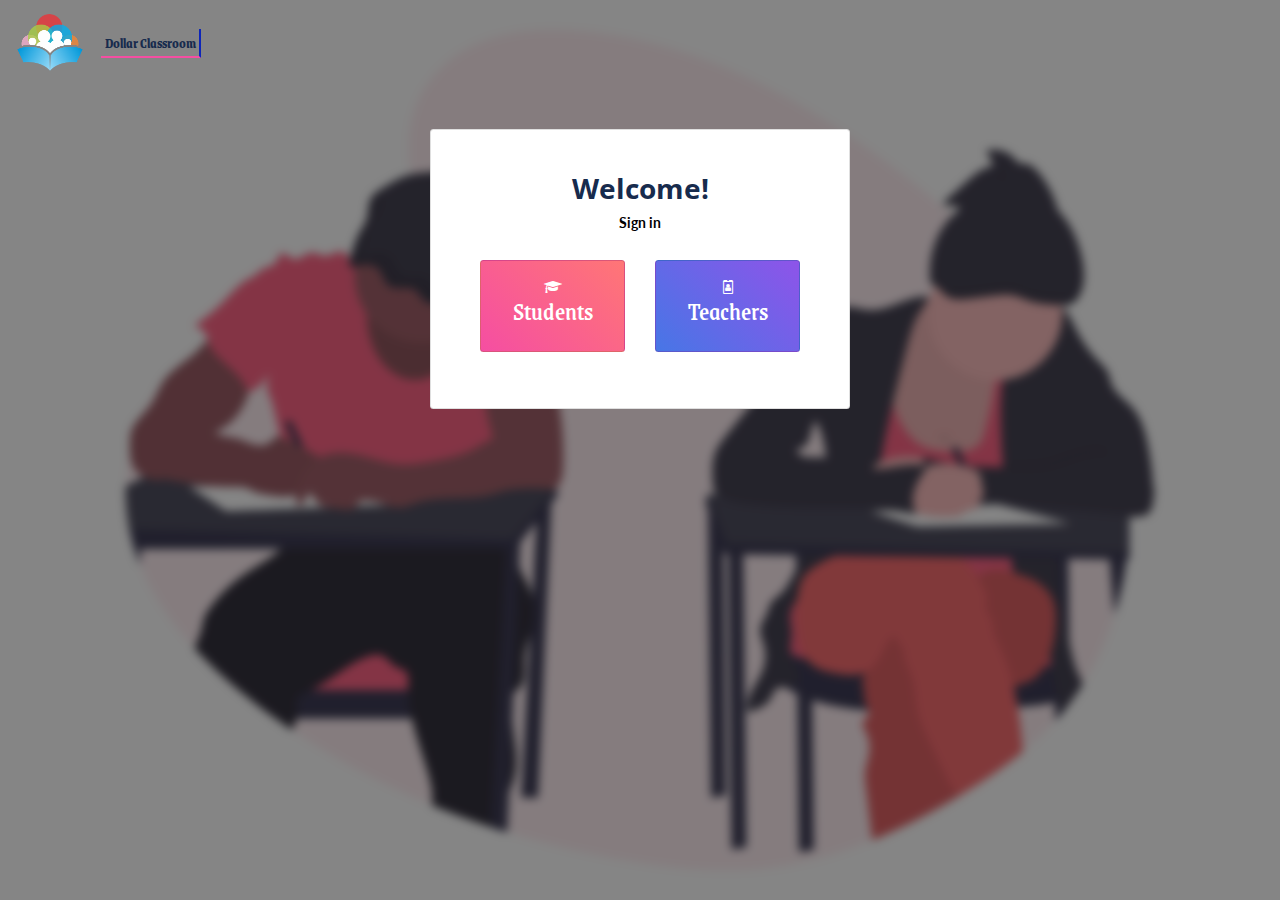
<file: index.html>
<!DOCTYPE html>
<html lang="en">
<head>
    <title>Students Login</title>
    <!-- Required meta tags -->
    <meta charset="UTF-8">
    <meta name="viewport" content="width=device-width, initial-scale=1.0">
    <meta http-equiv="X-UA-Compatible" content="ie=edge">
    <!-- Bootstrap CSS -->
    <link rel="stylesheet" href="https://stackpath.bootstrapcdn.com/bootstrap/4.3.1/css/bootstrap.min.css" integrity="sha384-ggOyR0iXCbMQv3Xipma34MD+dH/1fQ784/j6cY/iJTQUOhcWr7x9JvoRxT2MZw1T" crossorigin="anonymous">
    <!-- CSS -->
    <link rel="stylesheet" type="text/css" href="assets/css/styles.css">
    <!-- FontAwesome 4 -->
    <link rel="stylesheet" href="https://maxcdn.bootstrapcdn.com/font-awesome/4.7.0/css/font-awesome.min.css">
    <!-- Google Font -->
    <link href="https://fonts.googleapis.com/css?family=Abel|Abril+Fatface|Acme|Amatic+SC|Anton|Archivo+Narrow|Arimo|Arvo|Asap|Assistant|Barlow|Bitter|Bree+Serif|Cabin|Cairo|Catamaran|Cinzel|Coda|Coda+Caption:800|Comfortaa|Crete+Round|Crimson+Text|Dancing+Script|Domine|Dosis|EB+Garamond|Encode+Sans+Condensed|Exo|Exo+2|Fahkwang|Fira+Sans|Fira+Sans+Condensed|Fjalla+One|Francois+One|Grenze|Gloria+Hallelujah|Heebo|Hind|Hind+Madurai|Hind+Siliguri|Inconsolata|Indie+Flower|Jacques+Francois|Josefin+Sans|Kanit|Karla|Kdam+Thmor|Lato|Libre+Baskerville|Libre+Franklin|Lobster|Lora|Major+Mono+Display|Maven+Pro|Merriweather|Merriweather+Sans|Montserrat|Mukta|Muli|Nanum+Gothic|Noto+Sans|Noto+Sans+JP|Noto+Sans+KR|Noto+Sans+TC|Noto+Serif|Noto+Serif+SC|Nunito|Nunito+Sans|Open+Sans|Open+Sans+Condensed:300|Oswald|Oxygen|PT+Sans|PT+Sans+Caption|PT+Sans+Narrow|PT+Serif|Pacifico|Play|Playfair+Display|Poppins|Questrial|Quicksand|Rajdhani:Bold|Raleway|Righteous|Roboto|Roboto+Condensed|Roboto+Mono|Roboto+Slab|Rubik|Saira+Extra+Condensed|Sarabun|Shadows+Into+Light|Signika|Slabo+27px|Source+Code+Pro|Source+Sans+Pro|Source+Serif+Pro|Staatliches|Teko|Titillium+Web|Ubuntu|Ubuntu+Condensed|Varela+Round|Vollkorn|Work+Sans|Yanone+Kaffeesatz|ZCOOL+KuaiLe" rel="stylesheet">
	
</head>
<body>
<section>
	
	<div class="bg-img"></div>
	<div class="bg-cover"></div>
	<div class="container-fluid">
		<div class="row">
			<div>
				<img src="assets/images/logo.png" alt="Logo" style="width: 20%">
				<span class="brand-text p-1">Dollar Classroom</span>
			</div>
		</div>
		<div class="card p-5 mx-auto my-5" style="width: 30rem">
			<div class="well text-center">
				<h1>Welcome!</h1>
				<p class="text-black">Sign in</p>
			</div>
			<div class="my-2 p-2">
				<div class="card-deck">
					<div class="card text-white bg-bloody">
						<div class="card-body text-center">
							<div><i class="fa fa-graduation-cap"></i></div>
							<a href="students/"><h3 class="text-white fancy-text">Students</h3></a>
						</div>
					</div>
					<div class="card text-white bg-violet">
						<div class="card-body text-center">
							<div><i class="fa fa-id-badge"></i></div>
							<a href="teachers/"><h3 class="text-white fancy-text">Teachers</h3></a>
						</div>
					</div>
				</div>
			</div>
		</div>
	</div>
</section>
<!-- Optional JavaScript -->
<!-- jQuery first, then Popper.js, then Bootstrap JS -->
<script src="https://code.jquery.com/jquery-3.3.1.slim.min.js" integrity="sha384-q8i/X+965DzO0rT7abK41JStQIAqVgRVzpbzo5smXKp4YfRvH+8abtTE1Pi6jizo" crossorigin="anonymous"></script>
<script src="https://cdnjs.cloudflare.com/ajax/libs/popper.js/1.14.7/umd/popper.min.js" integrity="sha384-UO2eT0CpHqdSJQ6hJty5KVphtPhzWj9WO1clHTMGa3JDZwrnQq4sF86dIHNDz0W1" crossorigin="anonymous"></script>
<script src="https://stackpath.bootstrapcdn.com/bootstrap/4.3.1/js/bootstrap.min.js" integrity="sha384-JjSmVgyd0p3pXB1rRibZUAYoIIy6OrQ6VrjIEaFf/nJGzIxFDsf4x0xIM+B07jRM" crossorigin="anonymous"></script>

    
</body>
</html>
</file>
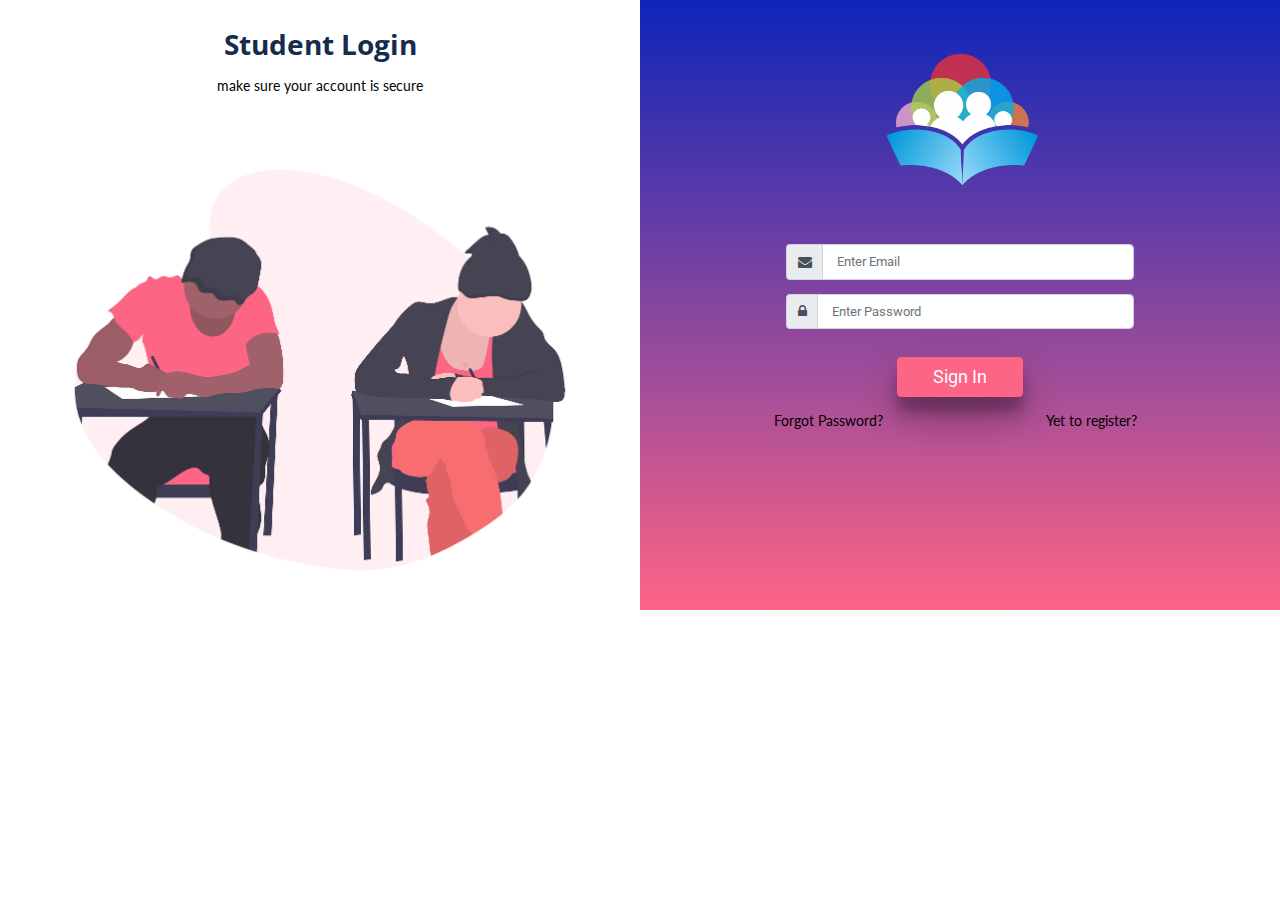
<file: students/index.html>
<!DOCTYPE html>
<html lang="en">
<head>
    <title>Students Login</title>
    <!-- Required meta tags -->
    <meta charset="UTF-8">
    <meta name="viewport" content="width=device-width, initial-scale=1.0">
    <meta http-equiv="X-UA-Compatible" content="ie=edge">
    <!-- Bootstrap CSS -->
    <link rel="stylesheet" href="https://stackpath.bootstrapcdn.com/bootstrap/4.3.1/css/bootstrap.min.css" integrity="sha384-ggOyR0iXCbMQv3Xipma34MD+dH/1fQ784/j6cY/iJTQUOhcWr7x9JvoRxT2MZw1T" crossorigin="anonymous">
    <!-- CSS -->
    <link rel="stylesheet" type="text/css" href="../assets/css/styles.css">   
    <!-- <link rel="stylesheet" href="../assets/css/login.css">  -->
    <!-- FontAwesome 4 -->
    <link rel="stylesheet" href="https://maxcdn.bootstrapcdn.com/font-awesome/4.7.0/css/font-awesome.min.css">
    <!-- Google Font -->
    <link href="https://fonts.googleapis.com/css?family=Abel|Abril+Fatface|Acme|Amatic+SC|Anton|Archivo+Narrow|Arimo|Arvo|Asap|Assistant|Barlow|Bitter|Bree+Serif|Cabin|Cairo|Catamaran|Cinzel|Coda|Coda+Caption:800|Comfortaa|Crete+Round|Crimson+Text|Dancing+Script|Domine|Dosis|EB+Garamond|Encode+Sans+Condensed|Exo|Exo+2|Fahkwang|Fira+Sans|Fira+Sans+Condensed|Fjalla+One|Francois+One|Gloria+Hallelujah|Heebo|Hind|Hind+Madurai|Hind+Siliguri|Inconsolata|Indie+Flower|Jacques+Francois|Josefin+Sans|Kanit|Karla|Kdam+Thmor|Lato|Libre+Baskerville|Libre+Franklin|Lobster|Lora|Major+Mono+Display|Maven+Pro|Merriweather|Merriweather+Sans|Montserrat|Mukta|Muli|Nanum+Gothic|Noto+Sans|Noto+Sans+JP|Noto+Sans+KR|Noto+Sans+TC|Noto+Serif|Noto+Serif+SC|Nunito|Nunito+Sans|Open+Sans|Open+Sans+Condensed:300|Oswald|Oxygen|PT+Sans|PT+Sans+Caption|PT+Sans+Narrow|PT+Serif|Pacifico|Play|Playfair+Display|Poppins|Questrial|Quicksand|Rajdhani:Bold|Raleway|Righteous|Roboto|Roboto+Condensed|Roboto+Mono|Roboto+Slab|Rubik|Saira+Extra+Condensed|Sarabun|Shadows+Into+Light|Signika|Slabo+27px|Source+Code+Pro|Source+Sans+Pro|Source+Serif+Pro|Staatliches|Teko|Titillium+Web|Ubuntu|Ubuntu+Condensed|Varela+Round|Vollkorn|Work+Sans|Yanone+Kaffeesatz|ZCOOL+KuaiLe" rel="stylesheet">
	
</head>
<body>
<section>
    <div>
        <div class="d-flex">
            <div class="col-12 col-md-6">
                <div class="text-center">
                    <div class="container p-4">
                        <h1 class="p-2">Student Login</h1>
                        <p class="text">make sure your account is secure</p>
                    </div>
                    <img src="../assets/images/exams.png" style="width: 100%;">
                </div>
            </div>
            <div class="col-12 col-md-6 w-50 bg-color">
                <div class="text-center">
                    <div class="container p-4">
                        <div class="card-img-top">
                            <img src="../assets/images/logo.png" style="width: 40%">
                        </div>
                        <form action="" class="p-4">
                            <div class="form-group form-row justify-content-center align-items-center">
                                <div class="input-group pb-3 col-8">
                                    <div class="input-group-prepend">
                                        <span class="input-group-text" id="basic-addon1">
                                            <i class="fa fa-envelope" aria-hidden="true"></i>
                                        </span>
                                    </div>
                                    <input type="Email" name="mail" id="email" class="form-control form-control-lg" 
                                    placeholder="Enter Email" aria-label="Username" aria-describedby="basic-addon1">
                                </div>
                                <div class="input-group pb-3 col-8">
                                    <div class="input-group-prepend">
                                        <span class="input-group-text" id="basic-addon1">
                                            <i class="fa fa-lock" aria-hidden="true"></i>
                                        </span>
                                    </div>
                                    <input type="Password" name="pass" id="password" class="form-control form-control-lg" 
                                    placeholder="Enter Password" aria-label="Password" aria-describedby="basic-addon1">
                                </div>
                            </div>
                            
                            <button class="btn btn-lg btn-primary" type="submit">
                                <span class="">Sign In</span>
                            </button>
                            <div class="d-flex pt-3">
                                <div class="col">
                                    <p class="col-auto text"><span><a>Forgot Password?</a></span></p>
                                </div>
                                <div class="col">
                                    <p class="col-auto text"><span><a href="student-register.html">Yet to register?</a></span></p>
                                </div>
                            </div>
                        </form>
                    </div>
                </div> 
            </div>
        </div>
    </div>
</section>
<!-- Optional JavaScript -->
<!-- jQuery first, then Popper.js, then Bootstrap JS -->
<script src="https://code.jquery.com/jquery-3.3.1.slim.min.js" integrity="sha384-q8i/X+965DzO0rT7abK41JStQIAqVgRVzpbzo5smXKp4YfRvH+8abtTE1Pi6jizo" crossorigin="anonymous"></script>
<script src="https://cdnjs.cloudflare.com/ajax/libs/popper.js/1.14.7/umd/popper.min.js" integrity="sha384-UO2eT0CpHqdSJQ6hJty5KVphtPhzWj9WO1clHTMGa3JDZwrnQq4sF86dIHNDz0W1" crossorigin="anonymous"></script>
<script src="https://stackpath.bootstrapcdn.com/bootstrap/4.3.1/js/bootstrap.min.js" integrity="sha384-JjSmVgyd0p3pXB1rRibZUAYoIIy6OrQ6VrjIEaFf/nJGzIxFDsf4x0xIM+B07jRM" crossorigin="anonymous"></script>

    <!-- <div class="main-container">
        <div class="leftside">
            <div class="heading-text">
            <h1 class="txt-lg">STUDENT LOGIN</h1>
            <p>make sure your account is secure</p>
            </div>
        
            <img class="left-image" src="images/exams.png" alt="">
        </div>
        <div class="rightside">
            <div class="logo">
                <img src="images/logo.png" alt="logo">
            </div>
            <div class="form-container">
                 <form action="">
                     <div class="input1">
                         <div class="icon1">
                             <i id="envelope"  class="far fa-envelope"></i>
                         </div>
                         
                         <input type="text" name="mail" id="email" placeholder="Email Address" class="txt-md">
                     </div>
                  <br>
                  <div class="input2">
                      <div class="icon2">
                          <i id="lock" class="fas fa-lock"></i>
                      </div>
                <input type="text" name="pass" id="password" placeholder="Password" class="txt-md">
                </div>
            </form>
            </div>
           
            <div class="bottom">
            <button class="txt-md">Sign in</button>
            <div class="bottom-txt">
                 <div class="btm-left-txt">
            <p>I can't remember my</p> 
                <p>password</p>
            </div>
            <div class="btm-right-txt">
                <p><a href="register.html">Yet to register?</a></p>
            </div>
            </div>
           
            </div>
           
        </div>
    </div> -->
</body>
</html>
</file>
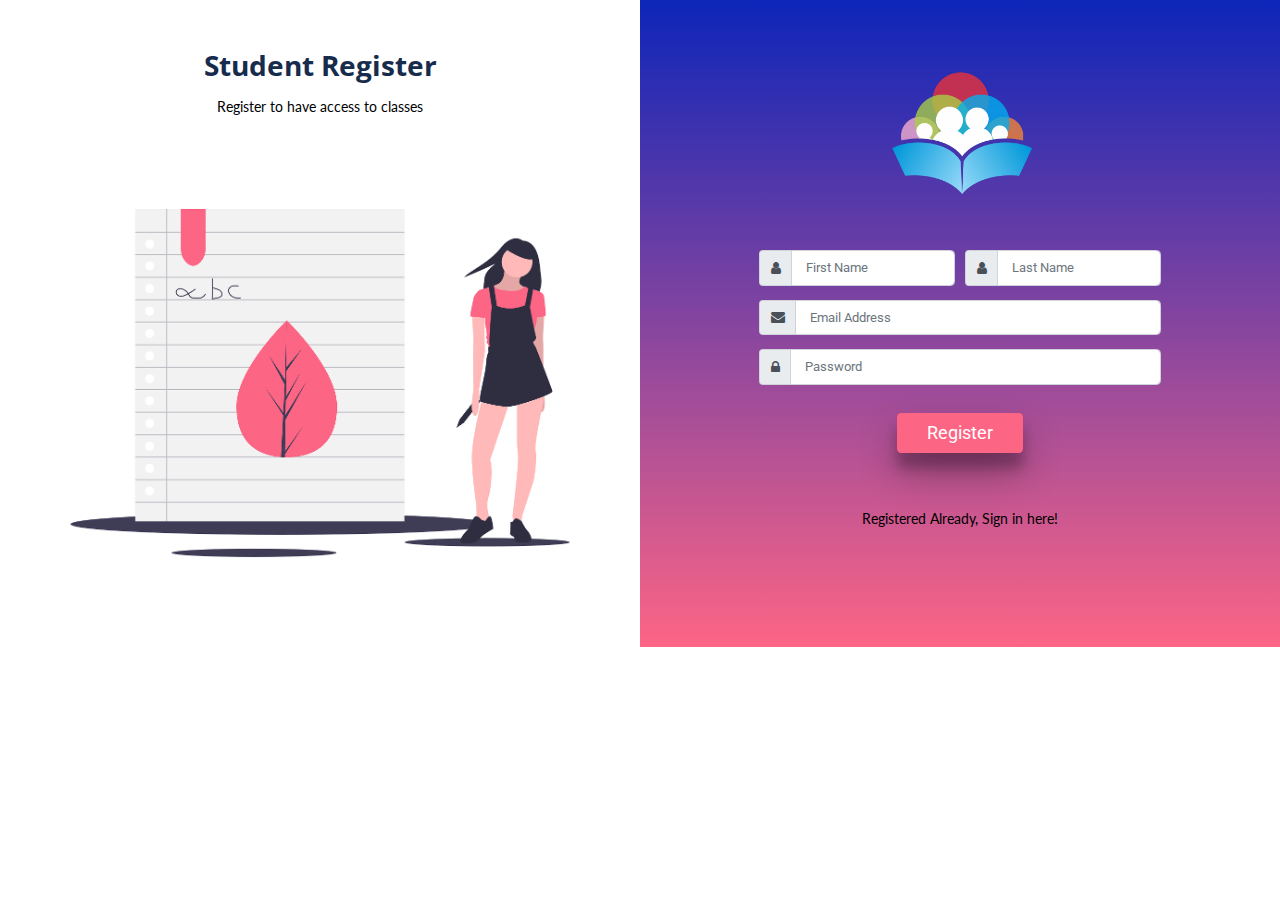
<file: students/register.html>
<!doctype html>
<html lang="en">
  <head>
    <title>Dollars Classroom</title>
    <!-- Required meta tags -->
    <meta charset="utf-8">
    <meta name="viewport" content="width=device-width, initial-scale=1, shrink-to-fit=no">

    <!-- Bootstrap CSS -->
    <link rel="stylesheet" href="https://stackpath.bootstrapcdn.com/bootstrap/4.3.1/css/bootstrap.min.css" integrity="sha384-ggOyR0iXCbMQv3Xipma34MD+dH/1fQ784/j6cY/iJTQUOhcWr7x9JvoRxT2MZw1T" crossorigin="anonymous">
    <!-- CSS -->
    <link rel="stylesheet" type="text/css" href="../assets/css/styles.css">
    <!-- FontAwesome 4 -->
    <link rel="stylesheet" href="https://maxcdn.bootstrapcdn.com/font-awesome/4.7.0/css/font-awesome.min.css">
    <!-- Google Font -->
    <link href="https://fonts.googleapis.com/css?family=Abel|Abril+Fatface|Acme|Amatic+SC|Anton|Archivo+Narrow|Arimo|Arvo|Asap|Assistant|Barlow|Bitter|Bree+Serif|Cabin|Cairo|Catamaran|Cinzel|Coda|Coda+Caption:800|Comfortaa|Crete+Round|Crimson+Text|Dancing+Script|Domine|Dosis|EB+Garamond|Encode+Sans+Condensed|Exo|Exo+2|Fahkwang|Fira+Sans|Fira+Sans+Condensed|Fjalla+One|Francois+One|Gloria+Hallelujah|Heebo|Hind|Hind+Madurai|Hind+Siliguri|Inconsolata|Indie+Flower|Jacques+Francois|Josefin+Sans|Kanit|Karla|Kdam+Thmor|Lato|Libre+Baskerville|Libre+Franklin|Lobster|Lora|Major+Mono+Display|Maven+Pro|Merriweather|Merriweather+Sans|Montserrat|Mukta|Muli|Nanum+Gothic|Noto+Sans|Noto+Sans+JP|Noto+Sans+KR|Noto+Sans+TC|Noto+Serif|Noto+Serif+SC|Nunito|Nunito+Sans|Open+Sans|Open+Sans+Condensed:300|Oswald|Oxygen|PT+Sans|PT+Sans+Caption|PT+Sans+Narrow|PT+Serif|Pacifico|Play|Playfair+Display|Poppins|Questrial|Quicksand|Rajdhani:Bold|Raleway|Righteous|Roboto|Roboto+Condensed|Roboto+Mono|Roboto+Slab|Rubik|Saira+Extra+Condensed|Sarabun|Shadows+Into+Light|Signika|Slabo+27px|Source+Code+Pro|Source+Sans+Pro|Source+Serif+Pro|Staatliches|Teko|Titillium+Web|Ubuntu|Ubuntu+Condensed|Varela+Round|Vollkorn|Work+Sans|Yanone+Kaffeesatz|ZCOOL+KuaiLe" rel="stylesheet">
	
</head>
  <body>
    <section>
        <div>
            <div class="d-flex">
                <div class="col-12 col-md-6 w-50">
                    <div class="text-center">
                        <div class="container p-5">
                            <h1 class="p-2">Student Register</h1>
                            <p class="text">Register to have access to classes</p>
                        </div>
                        <img src="../assets/images/register.png" alt="" style="width: 100%">
                    </div>
                </div>
                <div class="col-12 col-md-6 w-50 bg-color">
                    <div class="text-center">
                        <div class="container p-5">
                            <div class="card-img-top">
                                <img src="../assets/images/logo.png" style="width: 40%">
                            </div>
                            <form class="p-4">
                                <div class="form-row justify-content-center align-items-center">
                                    <div class="form-group input-group col-md-5">
                                        <div class="input-group-prepend">
                                            <span class="input-group-text" id="basic-addon1">
                                                <i class="fa fa-user" aria-hidden="true"></i>
                                            </span>
                                        </div>
                                        <input name="fname" id="first-name" type="text" class="form-control form-control-lg" 
                                        placeholder="First Name" required minlength="5" aria-label="firstName">
                                    </div>
                                    <div class="form-group input input-group col-md-5">
                                        <div class="input-group-prepend">
                                            <span class="input-group-text" id="basic-addon1">
                                                <i class="fa fa-user" aria-hidden="true"></i>
                                            </span>
                                        </div>
                                        <input name="Lname" id="Last-name" type="text" class="form-control form-control-lg"
                                            required minlength="5" placeholder="Last Name" aria-label="lastName">
                                    </div>
                                </div>
                                <div class="form-group input form-row justify-content-center align-items-center">
                                    <div class="input-group mb-3 col-10">
                                        <div class="input-group-prepend">
                                            <span class="input-group-text" id="basic-addon1">
                                                <i class="fa fa-envelope" aria-hidden="true"></i>
                                            </span>
                                        </div>
                                        <input id="mail" name="email" type="Email" class="form-control form-control-lg" 
                                        placeholder="Email Address" aria-label="Email" required>
                                    </div>
                                    <div class="input-group input mb-3 col-10">
                                        <div class="input-group-prepend">
                                            <span class="input-group-text" id="basic-addon1">
                                                <i class="fa fa-lock" aria-hidden="true"></i>
                                            </span>
                                        </div>
                                        <input id="pass" name="password"  type="Password" class="form-control form-control-lg" 
                                        placeholder="Password" aria-label="Password">
                                    </div>
                                </div>
                                
                                <button class="btn btn-lg btn-primary" type="submit">
                                    <span class="">Register</span>
                                </button>
                                <div class="d-flex m-5 pt-3">
                                    <div class="col">
                                        <p class="col-auto text">Registered Already, <span>
                                            <a href="student-login.html">Sign in here!</a></span></p>
                                    </div>
                                </div>
                            </form>
                        </div>
                    </div> 
                </div>
            </div>
        </div>
    </section>

    <!-- Optional JavaScript -->
    <!-- jQuery first, then Popper.js, then Bootstrap JS -->
    <script src="https://code.jquery.com/jquery-3.3.1.slim.min.js" integrity="sha384-q8i/X+965DzO0rT7abK41JStQIAqVgRVzpbzo5smXKp4YfRvH+8abtTE1Pi6jizo" crossorigin="anonymous"></script>
    <script src="https://cdnjs.cloudflare.com/ajax/libs/popper.js/1.14.7/umd/popper.min.js" integrity="sha384-UO2eT0CpHqdSJQ6hJty5KVphtPhzWj9WO1clHTMGa3JDZwrnQq4sF86dIHNDz0W1" crossorigin="anonymous"></script>
    <script src="https://stackpath.bootstrapcdn.com/bootstrap/4.3.1/js/bootstrap.min.js" integrity="sha384-JjSmVgyd0p3pXB1rRibZUAYoIIy6OrQ6VrjIEaFf/nJGzIxFDsf4x0xIM+B07jRM" crossorigin="anonymous"></script>
  </body>
</html>
<!-- <html lang="en">
<head>
    <meta charset="UTF-8">
    <meta name="viewport" content="width=device-width, initial-scale=1.0">
    <meta http-equiv="X-UA-Compatible" content="ie=edge">
    <link rel="stylesheet" href="css/main.css">
    <link rel="stylesheet" href="https://cdnjs.cloudflare.com/ajax/libs/font-awesome/5.11.2/css/all.css">
    <link href="https://fonts.googleapis.com/css?family=Italiana&display=swap" rel="stylesheet">
    <link href="https://fonts.googleapis.com/css?family=Pragati+Narrow&display=swap" rel="stylesheet">

    <title>Students Registration Page</title>
</head>
<body>
    
    <div class="main-container">
        <div class="leftside">
            <div class="heading-text">
            <h1 class="txt-lg">STUDENT REGISTER</h1>
            <p>register to have access to classes</p>
            </div>
        
            <img class="left-image" src="images/register.png" alt="">
        </div>
        <div class="rightside">
            <div class="logo">
                <img src="images/logo.png" alt="logo">
            </div>
            <div class="form-container">
                 <form action="">
                     <div class="input1">
                         <div class="icon1">
                           <i id="f-user" class="far fa-user"></i> 
                         </div>
                         <input type="text" name="fname" id="first-name" placeholder="First Name" class="txt-md">
                     </div>
                  <div class="input2">
                      <div class="icon2">
                          <i id="f-user" class="far fa-user"></i>
                      </div>
                <input type="text" name="Lname" id="Last-name" placeholder="Last Name" class="txt-md">
                </div>
               <div class="input3">
                      <div class="icon3">
                          <i id="envelope"  class="far fa-envelope"></i>
                      </div>
                <input type="text" name="mail" id="email" placeholder="Email Address" class="txt-md">
               </div>
            <div class="input4">
                      <div class="icon2">
                          <i id="lock" class="fas fa-lock"></i>
                      </div>
                <input type="text" name="pass" id="password" placeholder="Password" class="txt-md">
                </div>
            </form>
            </div>
            <div class="bottom">
            <button class="txt-md">Register</button>
            <p>I am a registered</p>
            <p> student</p>
            </div>
           
        </div>
    </div>
</body>
</html> -->
</file>
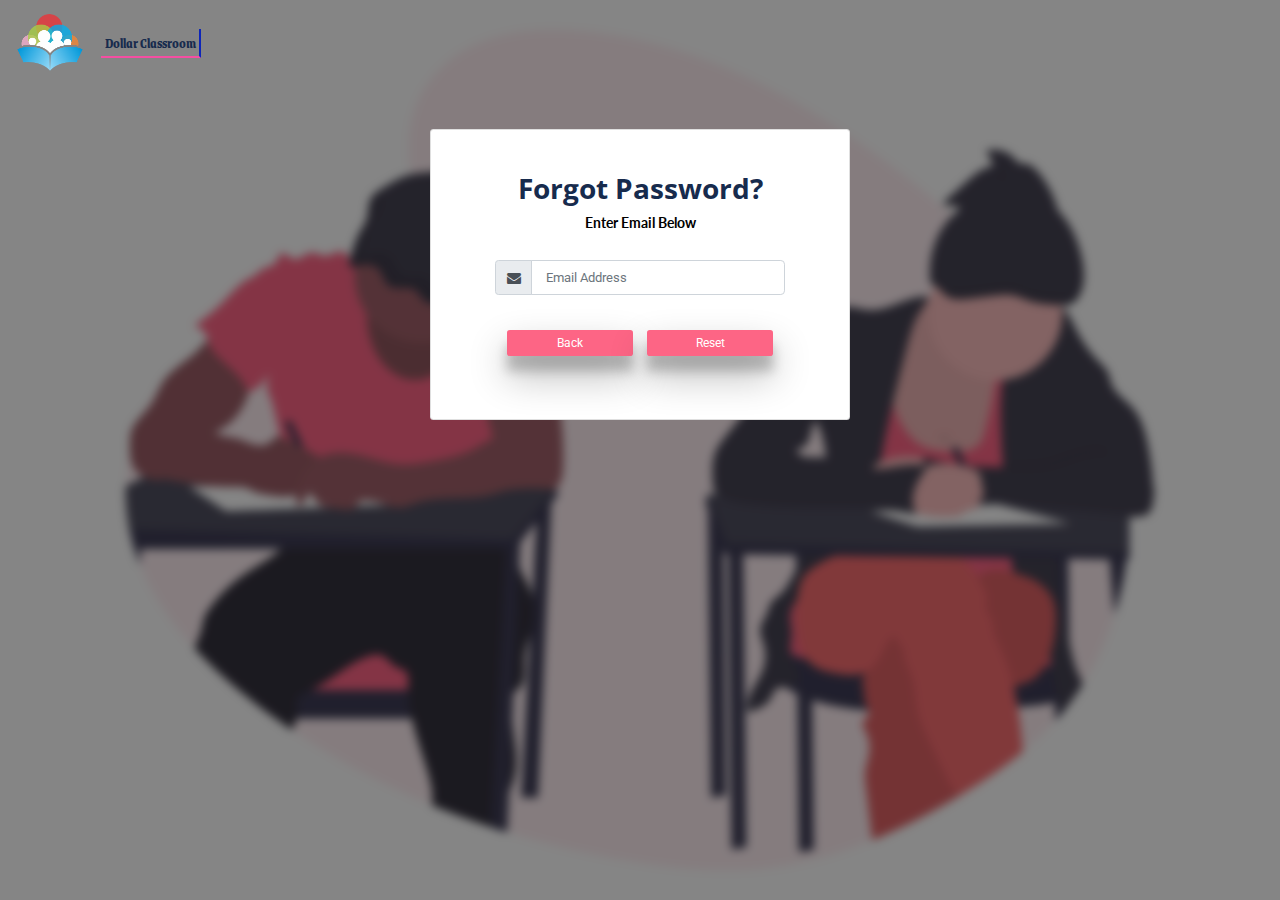
<file: students/reset-password.html>
<!DOCTYPE html>
<html lang="en">
<head>
    <title>Students Login</title>
    <!-- Required meta tags -->
    <meta charset="UTF-8">
    <meta name="viewport" content="width=device-width, initial-scale=1.0">
    <meta http-equiv="X-UA-Compatible" content="ie=edge">
    <!-- Bootstrap CSS -->
    <link rel="stylesheet" href="https://stackpath.bootstrapcdn.com/bootstrap/4.3.1/css/bootstrap.min.css" integrity="sha384-ggOyR0iXCbMQv3Xipma34MD+dH/1fQ784/j6cY/iJTQUOhcWr7x9JvoRxT2MZw1T" crossorigin="anonymous">
    <!-- CSS -->
    <link rel="stylesheet" type="text/css" href="../assets/css/styles.css">
    <!-- FontAwesome 4 -->
    <link rel="stylesheet" href="https://maxcdn.bootstrapcdn.com/font-awesome/4.7.0/css/font-awesome.min.css">
    <!-- Google Font -->
    <link href="https://fonts.googleapis.com/css?family=Abel|Abril+Fatface|Acme|Amatic+SC|Anton|Archivo+Narrow|Arimo|Arvo|Asap|Assistant|Barlow|Bitter|Bree+Serif|Cabin|Cairo|Catamaran|Cinzel|Coda|Coda+Caption:800|Comfortaa|Crete+Round|Crimson+Text|Dancing+Script|Domine|Dosis|EB+Garamond|Encode+Sans+Condensed|Exo|Exo+2|Fahkwang|Fira+Sans|Fira+Sans+Condensed|Fjalla+One|Francois+One|Grenze|Gloria+Hallelujah|Heebo|Hind|Hind+Madurai|Hind+Siliguri|Inconsolata|Indie+Flower|Jacques+Francois|Josefin+Sans|Kanit|Karla|Kdam+Thmor|Lato|Libre+Baskerville|Libre+Franklin|Lobster|Lora|Major+Mono+Display|Maven+Pro|Merriweather|Merriweather+Sans|Montserrat|Mukta|Muli|Nanum+Gothic|Noto+Sans|Noto+Sans+JP|Noto+Sans+KR|Noto+Sans+TC|Noto+Serif|Noto+Serif+SC|Nunito|Nunito+Sans|Open+Sans|Open+Sans+Condensed:300|Oswald|Oxygen|PT+Sans|PT+Sans+Caption|PT+Sans+Narrow|PT+Serif|Pacifico|Play|Playfair+Display|Poppins|Questrial|Quicksand|Rajdhani:Bold|Raleway|Righteous|Roboto|Roboto+Condensed|Roboto+Mono|Roboto+Slab|Rubik|Saira+Extra+Condensed|Sarabun|Shadows+Into+Light|Signika|Slabo+27px|Source+Code+Pro|Source+Sans+Pro|Source+Serif+Pro|Staatliches|Teko|Titillium+Web|Ubuntu|Ubuntu+Condensed|Varela+Round|Vollkorn|Work+Sans|Yanone+Kaffeesatz|ZCOOL+KuaiLe" rel="stylesheet">
	
</head>
<body>
<section>
	<div class="bg-img"></div>
	<div class="bg-cover"></div>
	<div class="container-fluid">
		<div class="row">
			<div>
				<img src="../assets/images/logo.png" alt="Logo" style="width: 20%">
				<span class="brand-text p-1">Dollar Classroom</span>
			</div>
		</div>
		<div class="card p-5 mx-auto my-5" style="width: 30rem">
			<div class="well text-center">
				<h1>Forgot Password?</h1>
				<p class="text-black">Enter Email Below</p>
			</div>
			<div class="my-2 p-2">
				<div class="card-deck">
                    <div class="form mx-auto">
                        <div class="form-group form-row justify-content-center align-items-center">
                            <div class="input-group mb-3">
                                <div class="input-group-prepend">
                                    <span class="input-group-text" id="basic-addon1">
                                        <i class="fa fa-envelope" aria-hidden="true"></i>
                                    </span>
                                </div>
                                <input id="email" name="email" type="Email" class="form-control form-control-lg" 
                                placeholder="Email Address" aria-label="Email" required>
                            </div>
                        </div>
                        <div class="d-flex">
                            <button type="button" class="btn btn-sm btn-shadow btn-primary m-2" type="submit">
                                <a href="index.html"><span>Back</span></a>
                            </button>
                            <button type="button" class="btn btn-sm btn-shadow btn-primary m-2" type="submit"
                                data-toggle="modal" data-target="#resetModal">
                                <span class="">Reset</span>
                            </button>
                        </div>
                        <div class="modal fade" id="resetModal" tabindex="-1" role="dialog" aria-labelledby="resetModalLabel" aria-hidden="true">
                            <div class="modal-dialog" role="document">
                                <div class="modal-content">
                                    <div class="modal-header">
                                        <h5 class="modal-title" id="exampleModalLabel">Password Reset</h5>
                                        <button type="button" class="close" data-dismiss="modal" aria-label="Close">
                                            <span aria-hidden="true">&times;</span>
                                        </button>
                                    </div>
                                    <div class="modal-body">
                                        <p>Password Reset link has been sent to your email</p>
                                    </div>
                                </div>
                            </div>
                        </div>
                    </div>
				</div>
			</div>
		</div>
	</div>
</section>
<!-- Optional JavaScript -->
<!-- jQuery first, then Popper.js, then Bootstrap JS -->
<script src="https://code.jquery.com/jquery-3.3.1.slim.min.js" integrity="sha384-q8i/X+965DzO0rT7abK41JStQIAqVgRVzpbzo5smXKp4YfRvH+8abtTE1Pi6jizo" crossorigin="anonymous"></script>
<script src="https://cdnjs.cloudflare.com/ajax/libs/popper.js/1.14.7/umd/popper.min.js" integrity="sha384-UO2eT0CpHqdSJQ6hJty5KVphtPhzWj9WO1clHTMGa3JDZwrnQq4sF86dIHNDz0W1" crossorigin="anonymous"></script>
<script src="https://stackpath.bootstrapcdn.com/bootstrap/4.3.1/js/bootstrap.min.js" integrity="sha384-JjSmVgyd0p3pXB1rRibZUAYoIIy6OrQ6VrjIEaFf/nJGzIxFDsf4x0xIM+B07jRM" crossorigin="anonymous"></script>

</body>
</html>
</file>
<file: assets/css/styles.css>
/* You can add global styles to this file, and also import other style files */
* {
    box-sizing: border-box !important;
}
html,
body {
  height: 100% !important;
  padding: 0 !important;
  margin: 0 !important;
  font-family: 'Roboto', "Open Sans", sans-serif;
  font-style: normal;
  font-weight: normal;
  font-size: 14px;
  line-height: 19px;
  color: black;
  -ms-text-size-adjust: 100%;
  -webkit-font-smoothing: antialiased;
  -moz-osx-font-smoothing: grayscale;
}
.bg-img {
    background-image: url('../images/exams.png');
    background-position: center;
    background-size: cover;
    background-repeat: no-repeat;
    width: 100%;
    height: 100vh;
    position: absolute;
    top: 0;
    left: 0;
    filter: blur(5px);
    -webkit-filter: blur(5px);
    z-index: -2;
}
.bg-cover {
    background-color: rgb(0,0,0, 0.6);
    background-size: cover;
    opacity: 0.8;
    width: 100%;
    height: 100vh;
    position: absolute;
    top: 0;
    left: 0;
    z-index: -1;
}
.bg-color {
    background-image: linear-gradient(#0D25B9, #FD6585); 
}
.bg-bloody {
    background: linear-gradient(45deg, #f54ea2, #ff7676)!important;
}
.bg-violet {
    background: linear-gradient(45deg, #4776e6, #8e54e9)!important;
}
.well {
    font-family: 'Roboto', sans-serif !important;
    color: #172b4d;
    font-size: 2rem !important;
    font-weight: bold;
}
h1 {
    font-family: 'Open sans', sans-serif !important;
    color: #172b4d;
    font-size: 2rem !important;
    font-weight: bold;
}
.brand-text {
    color: #172b4d;
    font-size: 1rem;
    font-weight: bolder;
    border-bottom: 2px solid #f54ea2;
    border-right: 2px solid #0D25B9;
    font-family: 'Grenze', serif;
    
}
.fancy-text {
    font-family: 'Grenze', serif;
}
.text-black {
    color: black !important;
}
.text-white {
    color: #fff !important;
}
p {
    font-family: 'Lato', sans-serif !important;
    font-size: 1rem !important;
}
a {
    text-decoration: none !important;
    color: inherit;
    
}
input {
    height: 1.8rem;
    padding: 0.7rem;
    font-size: 16px;
}
input::-webkit-input-placeholder {
    direction: ltr;
    font-family: 'Roboto', sans-serif;
}
.logo {
    width: 7rem;
}
:placeholder-shown {
    font-family: 'Roboto', sans-serif;
    font-size: 13px !important;
}
.box-shadow {
    box-shadow:  0 19px 38px rgba(0,0,0,0.50), 0 30px 40px rgba(224, 127, 187, 0.42);
}
input.form-control:focus {
    border: none !important;
}
.btn {
    background-color: #FD6585 !important;
    border: none;
}
button{
    padding: 0.8rem;
    border-radius: 13px;
    width: 9rem;
    box-shadow:  0 19px 38px rgba(0,0,0,0.30), 0 15px 12px rgba(0,0,0,0.22);
}
.fa4 {
    color: #172b4d;
    font-size: 14px !important;
}
.portlet {
    position: absolute;
    top: 60px;
    left: 210px;
}
</file>
<file: assets/css/login.css>
html, body{
    margin: 0;
    padding: 0;
    height: 100%;
}
.main-container{
    display: grid;
    grid-template-columns: repeat(2, 1fr);
    margin:0;
    height: 100%;
}

.heading-text{
    margin-top: 2.5rem;
    text-align: center;
    font-family: 'Italiana', serif;
}
.heading-text > p{
    font-size: 20px;
    color: grey;
    
}
.rightside{
    background: linear-gradient(#0D25B9, #FD6585);
}
.bottom{
    margin-top: 25px;
    text-align: center;
    font-family: 'Pragati Narrow', sans-serif;
}
.bottom >p {
    margin-top: 5px;
    margin-bottom: 8px;
    color: white;
    font-family: 'Pragati Narrow', sans-serif;
}
.bottom-txt{
    margin-top: 1rem;
}
.btm-left-txt{
    float: left;
    margin-left: 15px;
    color: white; 
}
.btm-right-txt{
    float: right;
    margin-right: 15px;
    color: white;
}

/*Form*/
form{
   
    margin-top: 6rem;
}
.form-container{
     margin-left: 6rem;
    margin-right: 6rem;
}
input{
    width: 100%;
    height: 1.8rem;
    padding: 0.7rem;
    margin-top: 0.5rem;
    border-radius: 0 5px 5px 0;
    border: none;
}
input::-webkit-input-placeholder {
    direction: ltr;
    font-family: 'Pragati Narrow', sans-serif;
   
}
.input1, .input2{
    display: grid;
    grid-template-columns: 1fr 7fr;
}
.icon1, .icon2 {
    top:10rem;

}





/* Images */
.left-image{
    width: 100%;
    height: 100vh;
}
.logo{
    margin: 0 auto;
}
.logo > img{
    display: block;
    width: 14rem;
    height: 15rem;
    margin-right: auto;
    margin-left: auto;
    margin-top: 2rem;
}

/*Utility*/
button{
    padding: 0.8rem;
    border-radius: 13px;
    width: 9rem;
    background-color: #C95790;
    border: none;
    box-shadow:  0 19px 38px rgba(0,0,0,0.30), 0 15px 12px rgba(0,0,0,0.22);
    color: white;
    font-family: 'Pragati Narrow', sans-serif;
}
.txt-lg{
    font-size: 1.7rem;
}
.txt-md{
    font-size: 15px;
}


/*Icons*/
#f-user {
  position: relative;
  z-index: 1;
  left:5px;
  top: 1px;
  color: #7B7B7B;
  cursor: pointer;
  width: 0;
}
#l-user {
  position: relative;
  z-index: 1;
  left:10px;
  top: 1px;
  color: #7B7B7B;
  cursor: pointer;
  width: 0;
}
#envelope {

  z-index: 1;
  color: black;
  float: right;
  background: white;
  width: 1.5rem;
  height: 1.8rem;
  text-align: center;
  padding: 0.7rem;
  margin-top: 0.5rem;
  border-radius: 5px 0 0 5px; 
}
#lock {
   z-index: 1;
  color: black;
  float: right;
  background: white;
  width: 1.5rem;
  height: 1.8rem;
  text-align: center;
  padding: 0.7rem;
  margin-top: 0.5rem;
  border-radius: 5px 0 0 5px; 
}



@media only screen and (max-width: 600px){
  /*Left side*/
  .heading-text > p{
    font-size: 15px;
}
.left-image{
    width: 100%;
    height: 60%;
}
 .txt-lg{
    font-size: 1.3rem;
} 
/*Right Side*/
.logo > img{
    display: block;
    width: 8rem;
    height: 9rem;
    margin-right: auto;
    margin-left: auto;
    margin-top: 2rem;
}  
input{
    height: 1.8rem;
    padding: 0.1rem;
    margin-top: 0.5rem;
    border-radius: 0 5px 5px 0;
    border: none;   
}
.form-container{
     margin-left: 2.5rem;
    margin-right: 2.5rem;
}
/*Icons*/

#envelope{
    padding: 0.1rem;
    text-align: center;
}
#lock{
    margin-top: 0.5rem;
    padding: 0.1rem;
    float: right;
}
/*bottom*/
.btm-left-txt{
    margin-left: 5px;
    font-size: 12px;
}
.btm-right-txt{
    margin-right: 5px;
    font-size: 12px;
}
button{
    padding: 0.5rem;
    border-radius: 13px;
    width: 7rem;
    background-color: #C95790;
    border: none;
    box-shadow:  0 19px 38px rgba(0,0,0,0.30), 0 15px 12px rgba(0,0,0,0.22);
    color: white;
}
}
</file>
